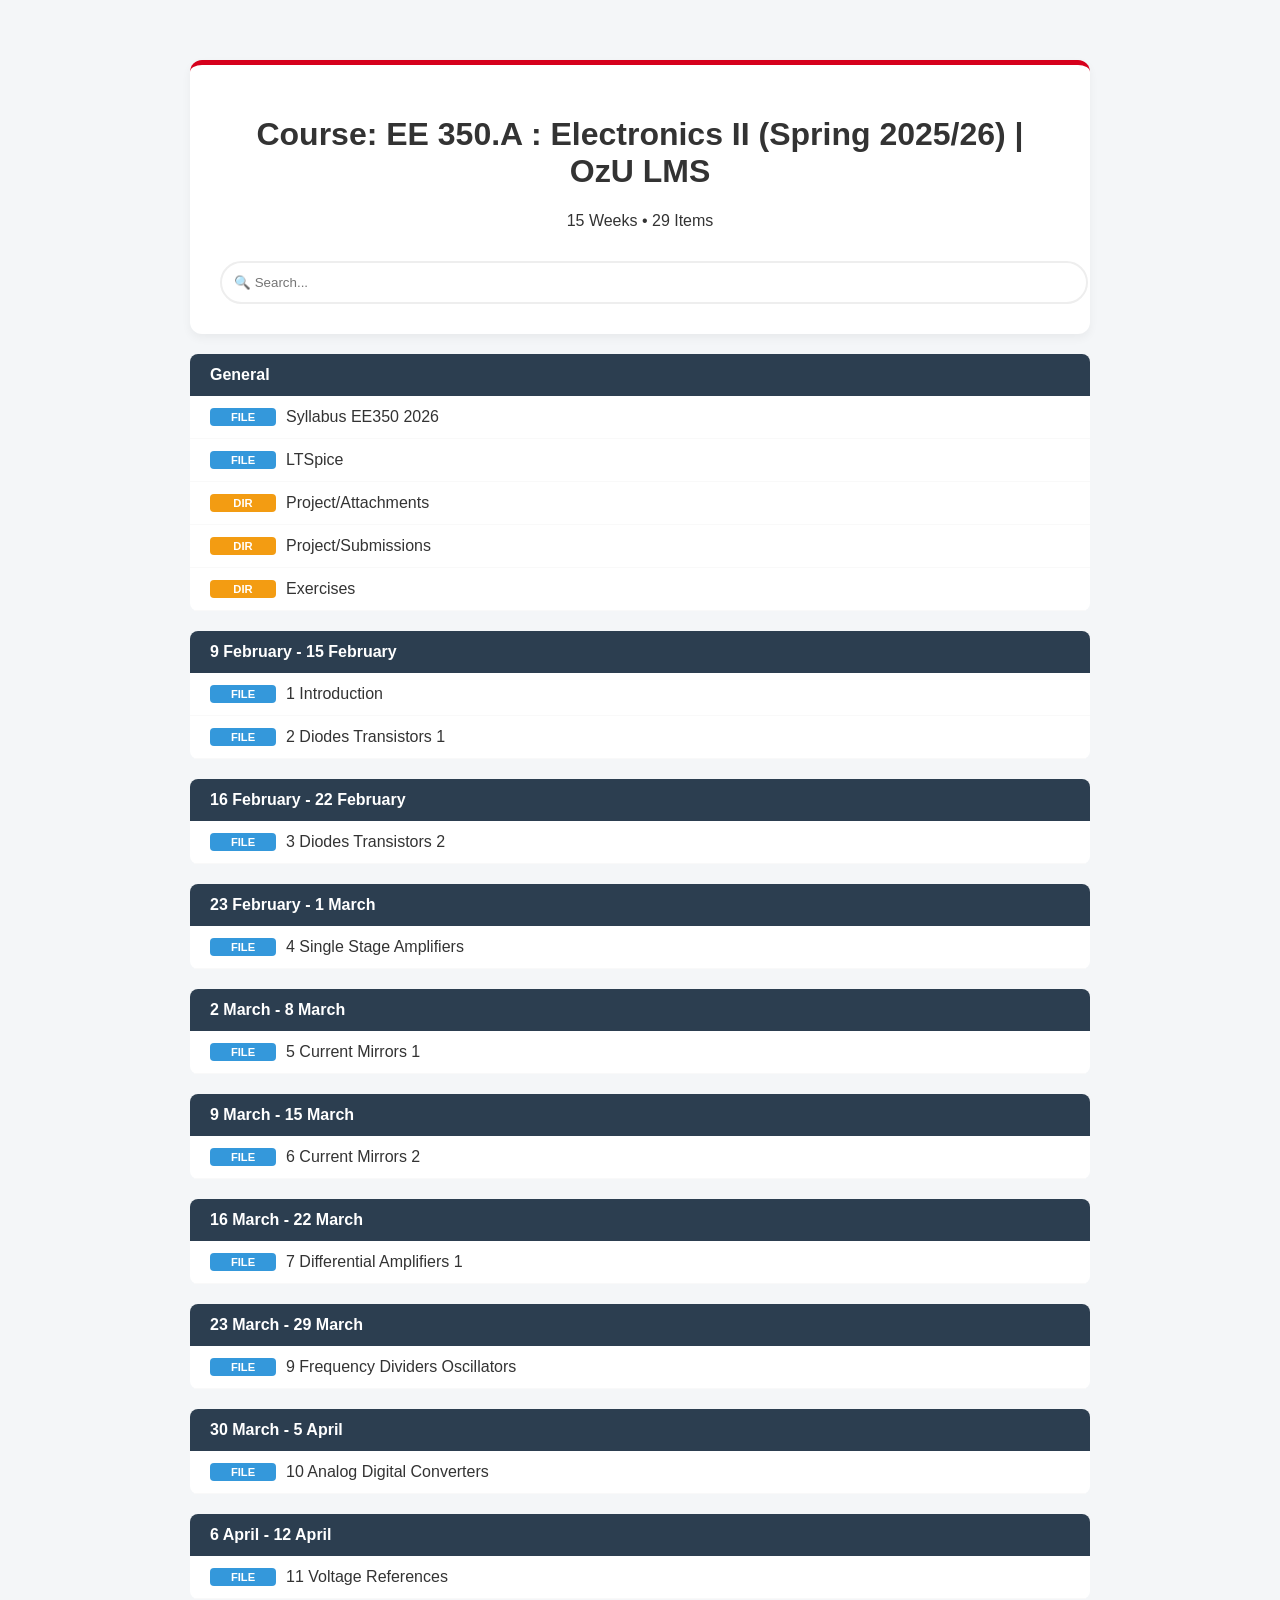
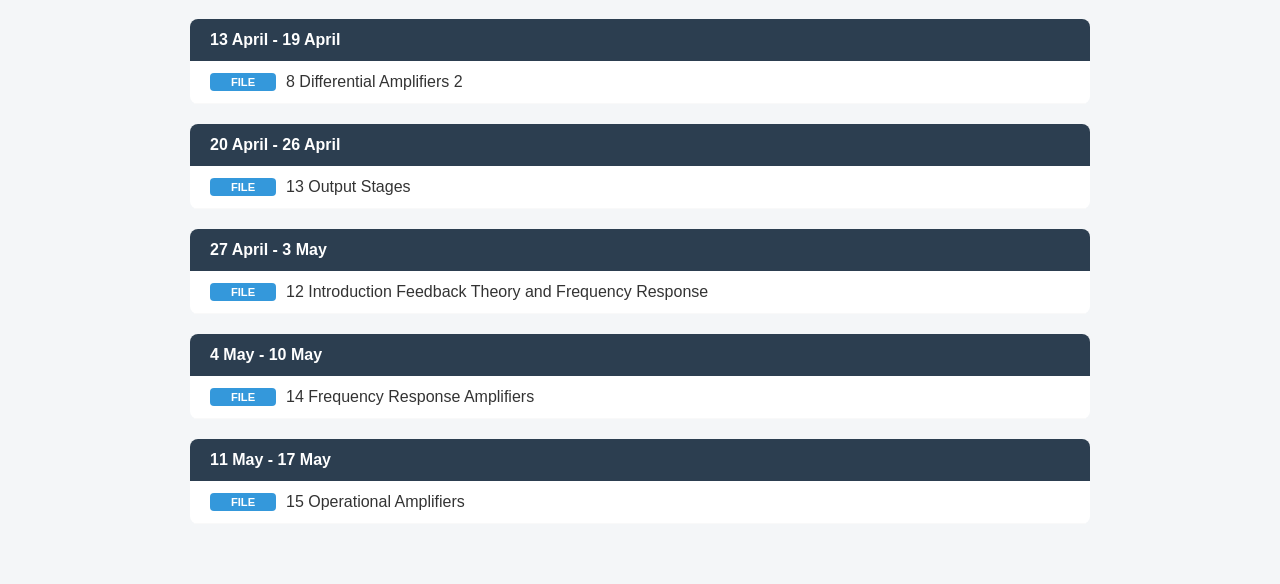
<file: EE-350/LMS/index.html>
<!DOCTYPE html><html><head><meta charset="UTF-8"><title>Course: EE 350.A : Electronics II (Spring 2025/26) | OzU LMS</title><style>body{font-family:'Segoe UI',sans-serif;background:#f4f6f8;color:#333;margin:0}.container{max-width:900px;margin:40px auto;padding:20px}.header{background:white;padding:30px;border-radius:12px;border-top:5px solid #d6001c;text-align:center;box-shadow:0 4px 10px rgba(0,0,0,0.05)}.search{width:100%;padding:12px;border:2px solid #eee;border-radius:25px;margin-top:15px;outline:none}.section{background:white;border-radius:8px;margin-top:20px;overflow:hidden}.s-head{background:#2c3e50;color:white;padding:12px 20px;font-weight:600}ul{list-style:none;padding:0;margin:0}li{padding:12px 20px;border-bottom:1px solid #f9f9f9;display:flex;align-items:center}a{text-decoration:none;color:#333;flex:1}.badge{font-size:0.7em;padding:3px 8px;border-radius:4px;margin-right:10px;color:white;min-width:50px;text-align:center;font-weight:bold}.b-file{background:#3498db}.b-folder{background:#f39c12}.b-link{background:#9b59b6}.b-err{background:#e74c3c}.hidden{display:none!important}
    /* New Styles for Details/Summary */
    details { width: 100%; }
    summary { cursor: pointer; display: flex; align-items: center; outline: none; }
    summary:hover { color: #d6001c; }
    details ul { margin-top: 5px; border-left: 3px solid #eee; margin-left: 20px; padding-left: 10px; }
    details ul li { border-bottom: none; padding: 6px 10px; font-size: 0.95em; }
    </style></head><body><div class="container"><div class="header"><h1>Course: EE 350.A : Electronics II (Spring 2025/26) | OzU LMS</h1><p>15 Weeks • 29 Items</p><input type="text" id="s" class="search" onkeyup="filter()" placeholder="🔍 Search..."></div><div class="section"><div class="s-head">General</div><ul><li><span class="badge b-file">FILE</span><a href="General/Syllabus%20EE350%202026.pdf" target="_blank">Syllabus EE350 2026</a></li><li><span class="badge b-file">FILE</span><a href="General/LTSpice.zip" target="_blank">LTSpice</a></li><li>
                    <details>
                        <summary>
                            <span class="badge b-folder">DIR</span> Project/Attachments
                        </summary>
                        <ul><li><span class="badge b-file" style="transform:scale(0.85)">FILE</span><a href="General/Project%2FAttachments/BSIM3_035.lib" target="_blank">BSIM3_035.lib</a></li><li><span class="badge b-file" style="transform:scale(0.85)">FILE</span><a href="General/Project%2FAttachments/EE301_Project.pdf" target="_blank">EE301_Project.pdf</a></li></ul></details></li><li>
                    <details>
                        <summary>
                            <span class="badge b-folder">DIR</span> Project/Submissions
                        </summary>
                        <ul><li><span class="badge b-file" style="transform:scale(0.85)">FILE</span><a href="General/Project%2FSubmissions/complete_schematic.asc" target="_blank">complete_schematic.asc</a></li><li><span class="badge b-file" style="transform:scale(0.85)">FILE</span><a href="General/Project%2FSubmissions/EE350_Project_OmerFarukAvci.pdf" target="_blank">EE350_Project_OmerFarukAvci.pdf</a></li></ul></details></li><li>
                    <details>
                        <summary>
                            <span class="badge b-folder">DIR</span> Exercises
                        </summary>
                        <ul><li><span class="badge b-file" style="transform:scale(0.85)">FILE</span><a href="General/Exercises/Exercises_1.pdf" target="_blank">Exercises_1.pdf</a></li><li><span class="badge b-file" style="transform:scale(0.85)">FILE</span><a href="General/Exercises/Exercises_2.pdf" target="_blank">Exercises_2.pdf</a></li><li><span class="badge b-file" style="transform:scale(0.85)">FILE</span><a href="General/Exercises/Exercises_3.pdf" target="_blank">Exercises_3.pdf</a></li><li><span class="badge b-file" style="transform:scale(0.85)">FILE</span><a href="General/Exercises/Exercises_4.pdf" target="_blank">Exercises_4.pdf</a></li><li><span class="badge b-file" style="transform:scale(0.85)">FILE</span><a href="General/Exercises/Exercises_5.pdf" target="_blank">Exercises_5.pdf</a></li><li><span class="badge b-file" style="transform:scale(0.85)">FILE</span><a href="General/Exercises/Exercises_6.pdf" target="_blank">Exercises_6.pdf</a></li><li><span class="badge b-file" style="transform:scale(0.85)">FILE</span><a href="General/Exercises/Exercises_7.pdf" target="_blank">Exercises_7.pdf</a></li><li><span class="badge b-file" style="transform:scale(0.85)">FILE</span><a href="General/Exercises/Exercises_8.pdf" target="_blank">Exercises_8.pdf</a></li></ul></details></li></ul></div><div class="section"><div class="s-head">9 February - 15 February</div><ul><li><span class="badge b-file">FILE</span><a href="9%20February%20-%2015%20February/1%20Introduction.pdf" target="_blank">1 Introduction</a></li><li><span class="badge b-file">FILE</span><a href="9%20February%20-%2015%20February/2%20Diodes%20Transistors%201.pdf" target="_blank">2 Diodes Transistors 1</a></li></ul></div><div class="section"><div class="s-head">16 February - 22 February</div><ul><li><span class="badge b-file">FILE</span><a href="16%20February%20-%2022%20February/3%20Diodes%20Transistors%202.pdf" target="_blank">3 Diodes Transistors 2</a></li></ul></div><div class="section"><div class="s-head">23 February - 1 March</div><ul><li><span class="badge b-file">FILE</span><a href="23%20February%20-%201%20March/4%20Single%20Stage%20Amplifiers.pdf" target="_blank">4 Single Stage Amplifiers</a></li></ul></div><div class="section"><div class="s-head">2 March - 8 March</div><ul><li><span class="badge b-file">FILE</span><a href="2%20March%20-%208%20March/5%20Current%20Mirrors%201.pdf" target="_blank">5 Current Mirrors 1</a></li></ul></div><div class="section"><div class="s-head">9 March - 15 March</div><ul><li><span class="badge b-file">FILE</span><a href="9%20March%20-%2015%20March/6%20Current%20Mirrors%202.pdf" target="_blank">6 Current Mirrors 2</a></li></ul></div><div class="section"><div class="s-head">16 March - 22 March</div><ul><li><span class="badge b-file">FILE</span><a href="16%20March%20-%2022%20March/7%20Differential%20Amplifiers%201.pdf" target="_blank">7 Differential Amplifiers 1</a></li></ul></div><div class="section"><div class="s-head">23 March - 29 March</div><ul><li><span class="badge b-file">FILE</span><a href="23%20March%20-%2029%20March/9%20Frequency%20Dividers%20Oscillators.pdf" target="_blank">9 Frequency Dividers Oscillators</a></li></ul></div><div class="section"><div class="s-head">30 March - 5 April</div><ul><li><span class="badge b-file">FILE</span><a href="30%20March%20-%205%20April/10%20Analog%20Digital%20Converters.pdf" target="_blank">10 Analog Digital Converters</a></li></ul></div><div class="section"><div class="s-head">6 April - 12 April</div><ul><li><span class="badge b-file">FILE</span><a href="6%20April%20-%2012%20April/11%20Voltage%20References.pdf" target="_blank">11 Voltage References</a></li></ul></div><div class="section"><div class="s-head">13 April - 19 April</div><ul><li><span class="badge b-file">FILE</span><a href="13%20April%20-%2019%20April/8%20Differential%20Amplifiers%20%202.pdf" target="_blank">8 Differential Amplifiers  2</a></li></ul></div><div class="section"><div class="s-head">20 April - 26 April</div><ul><li><span class="badge b-file">FILE</span><a href="20%20April%20-%2026%20April/13%20Output%20Stages.pdf" target="_blank">13 Output Stages</a></li></ul></div><div class="section"><div class="s-head">27 April - 3 May</div><ul><li><span class="badge b-file">FILE</span><a href="27%20April%20-%203%20May/12%20Introduction%20Feedback%20Theory%20and%20Frequency%20Response.pdf" target="_blank">12 Introduction Feedback Theory and Frequency Response</a></li></ul></div><div class="section"><div class="s-head">4 May - 10 May</div><ul><li><span class="badge b-file">FILE</span><a href="4%20May%20-%2010%20May/14%20Frequency%20Response%20Amplifiers.pdf" target="_blank">14 Frequency Response Amplifiers</a></li></ul></div><div class="section"><div class="s-head">11 May - 17 May</div><ul><li><span class="badge b-file">FILE</span><a href="11%20May%20-%2017%20May/15%20Operational%20Amplifiers.pdf" target="_blank">15 Operational Amplifiers</a></li></ul></div></div><script>function filter(){const v=document.getElementById('s').value.toLowerCase();document.querySelectorAll('.section').forEach(s=>{let m=false;s.querySelectorAll('li').forEach(l=>{const t=l.innerText.toLowerCase();if(t.includes(v)){l.classList.remove('hidden');m=true}else l.classList.add('hidden')});const ti=s.querySelector('.s-head').innerText.toLowerCase();if(ti.includes(v)||m){s.classList.remove('hidden');if(ti.includes(v))s.querySelectorAll('li').forEach(l=>l.classList.remove('hidden'))}else s.classList.add('hidden')})}</script></body></html>
</file>
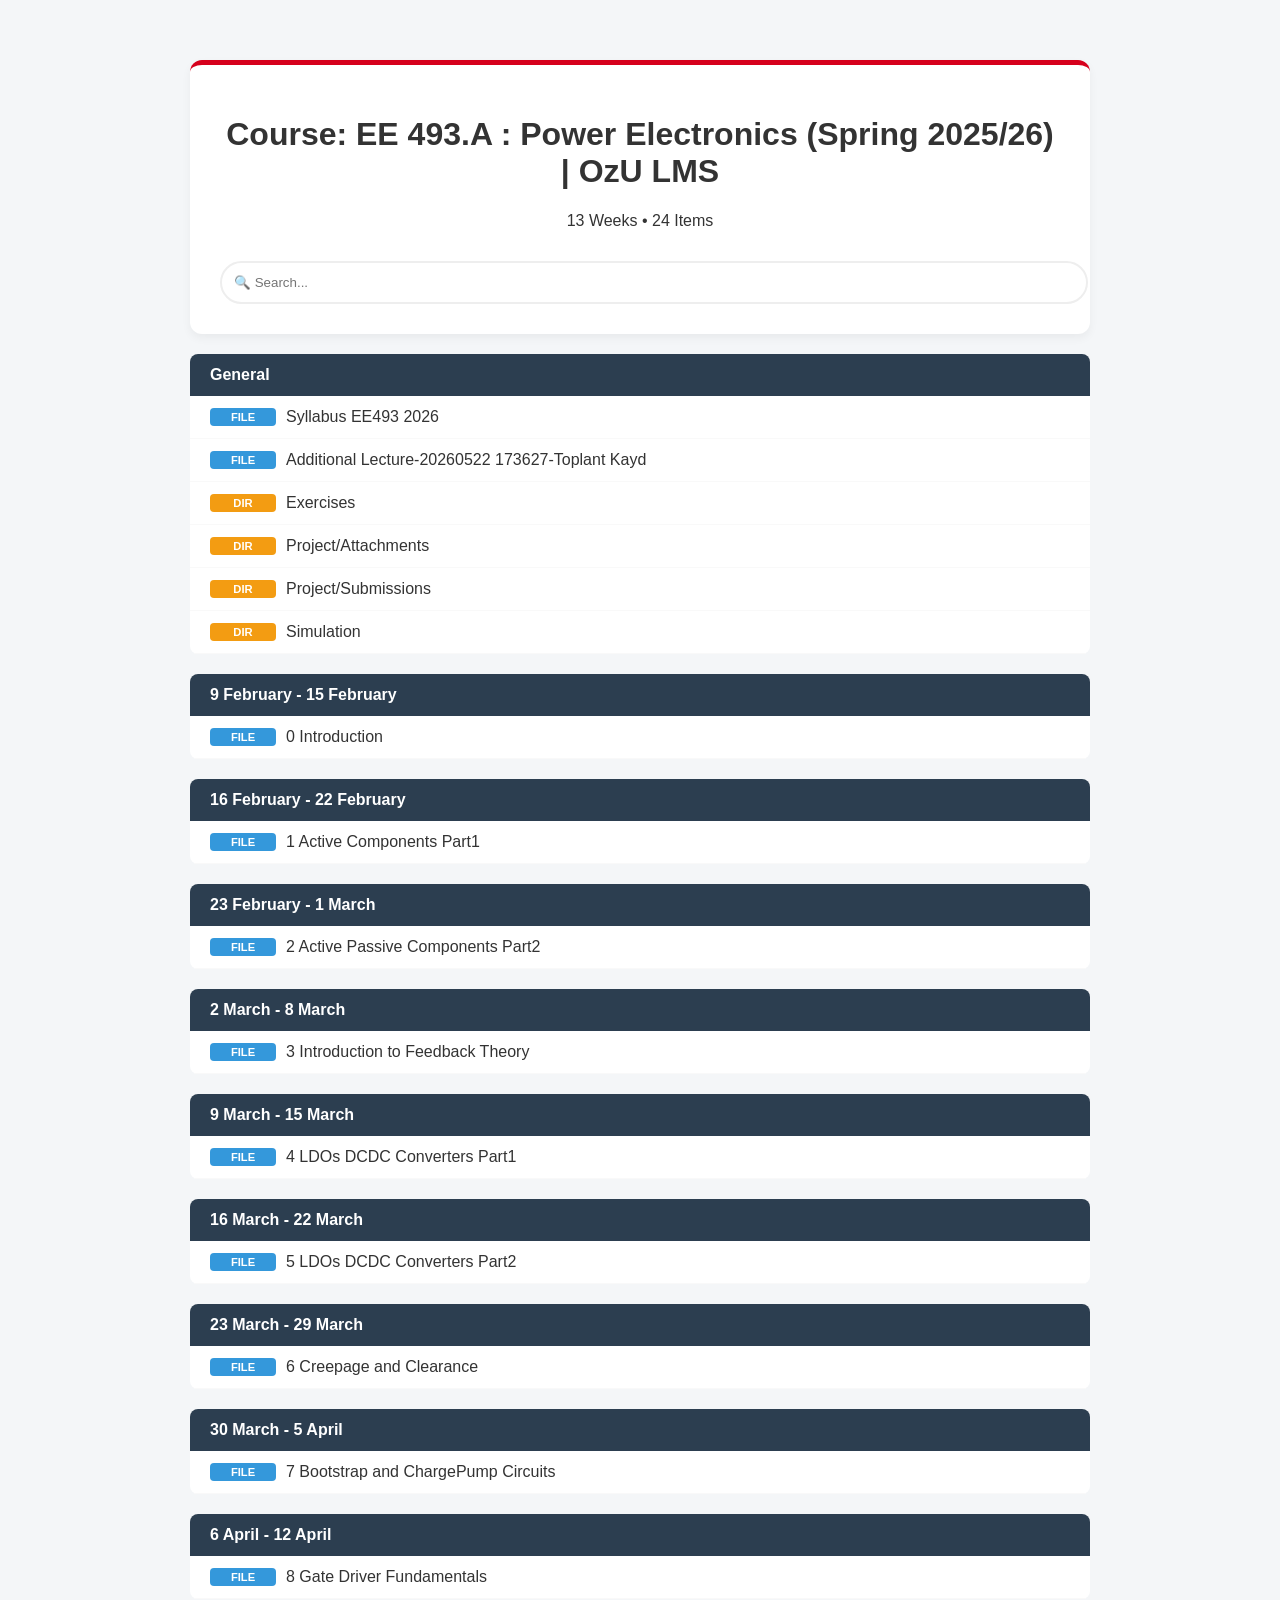
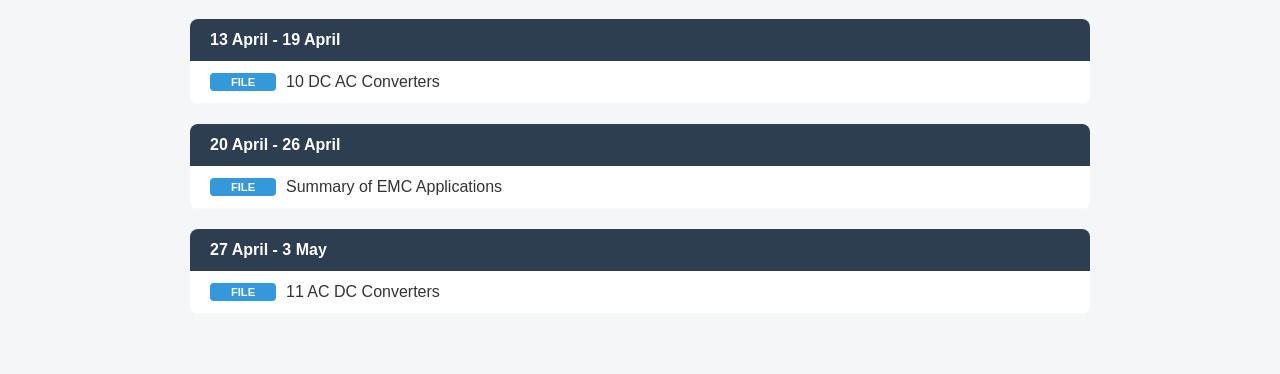
<file: EE-493/LMS/index.html>
<!DOCTYPE html><html><head><meta charset="UTF-8"><title>Course: EE 493.A : Power Electronics (Spring 2025/26) | OzU LMS</title><style>body{font-family:'Segoe UI',sans-serif;background:#f4f6f8;color:#333;margin:0}.container{max-width:900px;margin:40px auto;padding:20px}.header{background:white;padding:30px;border-radius:12px;border-top:5px solid #d6001c;text-align:center;box-shadow:0 4px 10px rgba(0,0,0,0.05)}.search{width:100%;padding:12px;border:2px solid #eee;border-radius:25px;margin-top:15px;outline:none}.section{background:white;border-radius:8px;margin-top:20px;overflow:hidden}.s-head{background:#2c3e50;color:white;padding:12px 20px;font-weight:600}ul{list-style:none;padding:0;margin:0}li{padding:12px 20px;border-bottom:1px solid #f9f9f9;display:flex;align-items:center}a{text-decoration:none;color:#333;flex:1}.badge{font-size:0.7em;padding:3px 8px;border-radius:4px;margin-right:10px;color:white;min-width:50px;text-align:center;font-weight:bold}.b-file{background:#3498db}.b-folder{background:#f39c12}.b-link{background:#9b59b6}.b-err{background:#e74c3c}.hidden{display:none!important}
    /* New Styles for Details/Summary */
    details { width: 100%; }
    summary { cursor: pointer; display: flex; align-items: center; outline: none; }
    summary:hover { color: #d6001c; }
    details ul { margin-top: 5px; border-left: 3px solid #eee; margin-left: 20px; padding-left: 10px; }
    details ul li { border-bottom: none; padding: 6px 10px; font-size: 0.95em; }
    </style></head><body><div class="container"><div class="header"><h1>Course: EE 493.A : Power Electronics (Spring 2025/26) | OzU LMS</h1><p>13 Weeks • 24 Items</p><input type="text" id="s" class="search" onkeyup="filter()" placeholder="🔍 Search..."></div><div class="section"><div class="s-head">General</div><ul><li><span class="badge b-file">FILE</span><a href="General/Syllabus%20EE493%202026.pdf" target="_blank">Syllabus EE493 2026</a></li><li><span class="badge b-file">FILE</span><a href="General/Additional%20Lecture-20260522%20173627-Toplant%20Kayd" target="_blank">Additional Lecture-20260522 173627-Toplant Kayd</a></li><li>
                    <details>
                        <summary>
                            <span class="badge b-folder">DIR</span> Exercises
                        </summary>
                        <ul><li><span class="badge b-file" style="transform:scale(0.85)">FILE</span><a href="General/Exercises/Ex1_Thermal.pdf" target="_blank">Ex1_Thermal.pdf</a></li><li><span class="badge b-file" style="transform:scale(0.85)">FILE</span><a href="General/Exercises/Ex2_2_3_4.pdf" target="_blank">Ex2_2_3_4.pdf</a></li><li><span class="badge b-file" style="transform:scale(0.85)">FILE</span><a href="General/Exercises/Ex5_6_7_LDO_Discharge.pdf" target="_blank">Ex5_6_7_LDO_Discharge.pdf</a></li><li><span class="badge b-file" style="transform:scale(0.85)">FILE</span><a href="General/Exercises/Ex8_HalfBridge_CapacitiveLoad_sol.pdf" target="_blank">Ex8_HalfBridge_CapacitiveLoad_sol.pdf</a></li><li><span class="badge b-file" style="transform:scale(0.85)">FILE</span><a href="General/Exercises/Ex8_HalfBridge_CapacitiveLoad.pdf" target="_blank">Ex8_HalfBridge_CapacitiveLoad.pdf</a></li></ul></details></li><li>
                    <details>
                        <summary>
                            <span class="badge b-folder">DIR</span> Project/Attachments
                        </summary>
                        <ul><li><span class="badge b-file" style="transform:scale(0.85)">FILE</span><a href="General/Project%2FAttachments/EE493_Project.pdf" target="_blank">EE493_Project.pdf</a></li><li><span class="badge b-file" style="transform:scale(0.85)">FILE</span><a href="General/Project%2FAttachments/simulation_package.zip" target="_blank">simulation_package.zip</a></li></ul></details></li><li>
                    <details>
                        <summary>
                            <span class="badge b-folder">DIR</span> Project/Submissions
                        </summary>
                        <ul><li><span class="badge b-file" style="transform:scale(0.85)">FILE</span><a href="General/Project%2FSubmissions/EE493_TermProject_OmerFarukAvci.pdf" target="_blank">EE493_TermProject_OmerFarukAvci.pdf</a></li><li><span class="badge b-file" style="transform:scale(0.85)">FILE</span><a href="General/Project%2FSubmissions/final_design.asc" target="_blank">final_design.asc</a></li></ul></details></li><li>
                    <details>
                        <summary>
                            <span class="badge b-folder">DIR</span> Simulation
                        </summary>
                        <ul><li><span class="badge b-file" style="transform:scale(0.85)">FILE</span><a href="General/Simulation/Simulation.zip" target="_blank">Simulation.zip</a></li></ul></details></li></ul></div><div class="section"><div class="s-head">9 February - 15 February</div><ul><li><span class="badge b-file">FILE</span><a href="9%20February%20-%2015%20February/0%20Introduction.pdf" target="_blank">0 Introduction</a></li></ul></div><div class="section"><div class="s-head">16 February - 22 February</div><ul><li><span class="badge b-file">FILE</span><a href="16%20February%20-%2022%20February/1%20Active%20Components%20Part1.pdf" target="_blank">1 Active Components Part1</a></li></ul></div><div class="section"><div class="s-head">23 February - 1 March</div><ul><li><span class="badge b-file">FILE</span><a href="23%20February%20-%201%20March/2%20%20Active%20Passive%20Components%20Part2.pdf" target="_blank">2  Active Passive Components Part2</a></li></ul></div><div class="section"><div class="s-head">2 March - 8 March</div><ul><li><span class="badge b-file">FILE</span><a href="2%20March%20-%208%20March/3%20Introduction%20to%20Feedback%20Theory.pdf" target="_blank">3 Introduction to Feedback Theory</a></li></ul></div><div class="section"><div class="s-head">9 March - 15 March</div><ul><li><span class="badge b-file">FILE</span><a href="9%20March%20-%2015%20March/4%20LDOs%20DCDC%20Converters%20Part1.pdf" target="_blank">4 LDOs DCDC Converters Part1</a></li></ul></div><div class="section"><div class="s-head">16 March - 22 March</div><ul><li><span class="badge b-file">FILE</span><a href="16%20March%20-%2022%20March/5%20LDOs%20DCDC%20Converters%20Part2.pdf" target="_blank">5 LDOs DCDC Converters Part2</a></li></ul></div><div class="section"><div class="s-head">23 March - 29 March</div><ul><li><span class="badge b-file">FILE</span><a href="23%20March%20-%2029%20March/6%20Creepage%20and%20Clearance.pdf" target="_blank">6 Creepage and Clearance</a></li></ul></div><div class="section"><div class="s-head">30 March - 5 April</div><ul><li><span class="badge b-file">FILE</span><a href="30%20March%20-%205%20April/7%20Bootstrap%20and%20ChargePump%20Circuits.pdf" target="_blank">7 Bootstrap and ChargePump Circuits</a></li></ul></div><div class="section"><div class="s-head">6 April - 12 April</div><ul><li><span class="badge b-file">FILE</span><a href="6%20April%20-%2012%20April/8%20Gate%20Driver%20Fundamentals.pdf" target="_blank">8 Gate Driver Fundamentals</a></li></ul></div><div class="section"><div class="s-head">13 April - 19 April</div><ul><li><span class="badge b-file">FILE</span><a href="13%20April%20-%2019%20April/10%20DC%20AC%20Converters.pdf" target="_blank">10 DC AC Converters</a></li></ul></div><div class="section"><div class="s-head">20 April - 26 April</div><ul><li><span class="badge b-file">FILE</span><a href="20%20April%20-%2026%20April/Summary%20of%20EMC%20Applications.pdf" target="_blank">Summary of EMC Applications</a></li></ul></div><div class="section"><div class="s-head">27 April - 3 May</div><ul><li><span class="badge b-file">FILE</span><a href="27%20April%20-%203%20May/11%20AC%20DC%20Converters.pdf" target="_blank">11 AC DC Converters</a></li></ul></div></div><script>function filter(){const v=document.getElementById('s').value.toLowerCase();document.querySelectorAll('.section').forEach(s=>{let m=false;s.querySelectorAll('li').forEach(l=>{const t=l.innerText.toLowerCase();if(t.includes(v)){l.classList.remove('hidden');m=true}else l.classList.add('hidden')});const ti=s.querySelector('.s-head').innerText.toLowerCase();if(ti.includes(v)||m){s.classList.remove('hidden');if(ti.includes(v))s.querySelectorAll('li').forEach(l=>l.classList.remove('hidden'))}else s.classList.add('hidden')})}</script></body></html>
</file>
